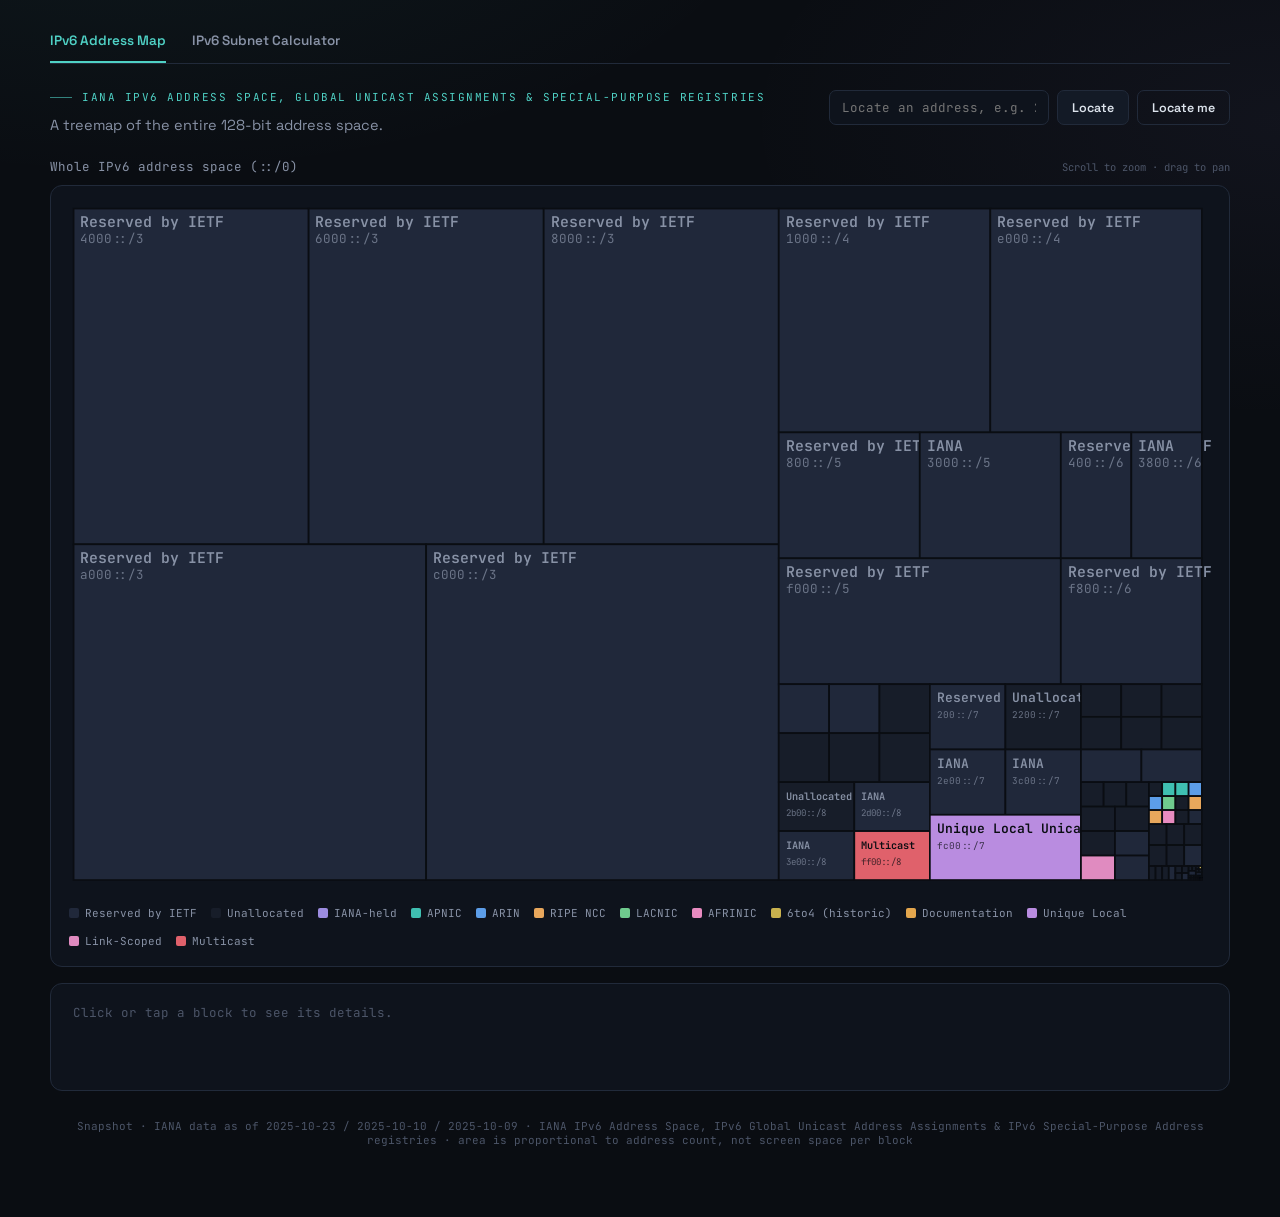
<file: ipv6/index.html>
<!DOCTYPE html>
<html lang="en">
<head>
<meta charset="UTF-8">
<meta name="viewport" content="width=device-width, initial-scale=1.0">
<title>IPv6 Address Map &amp; Subnet Calculator</title>
<link rel="preconnect" href="https://fonts.googleapis.com">
<link rel="preconnect" href="https://fonts.gstatic.com" crossorigin>
<link href="https://fonts.googleapis.com/css2?family=Space+Grotesk:wght@400;500;600;700&family=JetBrains+Mono:wght@400;500;600&display=swap" rel="stylesheet">
<link rel="stylesheet" href="style.css">
</head>
<body>

<div class="toolTabs">
  <div class="toolTabsInner">
    <button type="button" class="toolTab" id="tabBtnMap" data-tab="map">IPv6 Address Map</button>
    <button type="button" class="toolTab" id="tabBtnCalc" data-tab="calc">IPv6 Subnet Calculator</button>
  </div>
</div>

<section class="view" id="view-map">
<div class="wrap">

  <div class="introRow">
    <div class="introText">
      <div class="eyebrow">IANA IPv6 Address Space, Global Unicast Assignments &amp; Special-Purpose Registries</div>
      <p class="sub">A treemap of the entire 128-bit address space.
         <!-- sized by how many addresses each block actually holds. Click <b style="color:var(--cyan)">Global Unicast</b> to drill into the routable internet and see how it's split across the five Regional Internet Registries. -->
        </p>
    </div>
    <form class="searchForm" id="searchForm">
      <input type="text" id="searchInput" placeholder="Locate an address, e.g. 2606:4700::1" spellcheck="false" autocomplete="off">
      <button type="submit">Locate</button>
      <button type="button" class="ghost" id="locateMeBtn" title="Detects your public IPv6 address via ipify.org and locates it">Locate me</button>
    </form>
  </div>

  <div class="breadcrumbRow">
    <div class="breadcrumb" id="breadcrumb"></div>
    <div class="zoomHint">Scroll to zoom · drag to pan</div>
  </div>

  <div class="map-card">
    <svg id="mapSvg" viewBox="0 0 1000 600" xmlns="http://www.w3.org/2000/svg"></svg>
    <div class="legend" id="legend"></div>
  </div>

  <div class="detail-card" id="detailCard">
    <div class="detail-empty">Click or tap a block to see its details.</div>
  </div>

  <footer><span id="footerStatus">Loading snapshot…</span> · IANA IPv6 Address Space, IPv6 Global Unicast Address Assignments &amp; IPv6 Special-Purpose Address registries · area is proportional to address count, not screen space per block</footer>
</div>
</section>

<section class="view" id="view-calc" hidden>
<div class="wrap">

  <div class="eyebrow"><a href="https://datatracker.ietf.org/doc/html/rfc4291" target="_blank" rel="noopener">RFC 4291</a> / <a href="https://datatracker.ietf.org/doc/html/rfc7421" target="_blank" rel="noopener">RFC 7421</a></div>
  <h1>IPv6 Subnet Calculator</h1>
  <p class="sub">Enter your allocated network in CIDR form. The address splits into three parts: the fixed <b>network</b> prefix you were given, a <b>subnet ID</b> you carve up below, and a <b>host</b> portion permanently fixed to the last 64 bits.</p>

  <div class="inputRow">
    <input type="text" id="cidrInput" value="2001:db8::/32" spellcheck="false" autocomplete="off">
    <button class="btn primary" id="calcBtn">Calculate</button>
    <button class="btn ghost" id="detectBtn" title="Detects your public IPv6 address via ipify.org and fills in its /64 network">Detect my network</button>
    <button class="btn ghost" id="viewInMapBtn" title="Locate this network on the IPv6 address map">View in Map →</button>
  </div>
  <div class="errMsg" id="errMsg"></div>
  <div class="noteMsg" id="noteMsg"></div>

  <div class="ruler-card">
    <div class="ruler-top">
      <div class="ruler-net" id="rulerNet">—</div>
      <div class="ruler-stats">
        <div class="stat"><span class="k">Network</span><span class="v" id="statNet">—</span></div>
        <div class="stat"><span class="k">Subnet bits</span><span class="v" id="statSubnetBits">—</span></div>
        <div class="stat"><span class="k">Max /64 subnets</span><span class="v" id="statMaxSub">—</span></div>
        <div class="stat"><span class="k">Host</span><span class="v" id="statHost">—</span></div>
      </div>
    </div>
    <div class="ruler" id="ruler"></div>
    <div class="ruler-labels" id="rulerLabels"></div>
    <div class="legend">
      <span><i class="net"></i>network — fixed by your allocation</span>
      <span><i class="subnet"></i>subnet ID — yours to divide</span>
      <span><i class="host"></i>host — fixed, last 64 bits</span>
    </div>
  </div>

  <div class="table-card">
    <div class="table-head">
      <h2>Subnet tree</h2>
      <div class="table-head-right">
        <div class="count" id="tableCount">0 leaves</div>
        <button class="btn ghost small" id="permalinkBtn" title="Copy a link that reproduces this exact network and subnet tree">Permalink</button>
        <button class="btn ghost small" id="resetBtn">Reset tree</button>
      </div>
    </div>
    <div id="rows"></div>
  </div>

  <footer>Network + subnet ID + host = 128 bits · host is never subdivided · click any address to copy</footer>
</div>

<div class="modalOverlay" id="prefixModal" hidden>
  <div class="modalCard">
    <div class="modalTitle">What did your ISP delegate?</div>
    <p class="modalSub">We detected <b id="modalAddr">—</b>. A single address doesn't reveal how large a block your ISP routes to you — pick your delegated prefix if you know it.</p>
    <div class="modalOptions">
      <button class="modalOption" data-prefix="48"><span>/48</span><span class="pfxTag">large ISP delegation</span></button>
      <button class="modalOption" data-prefix="56"><span>/56</span><span class="pfxTag">common home delegation</span></button>
      <button class="modalOption" data-prefix="60"><span>/60</span><span class="pfxTag">smaller delegation</span></button>
      <button class="modalOption unknown" data-prefix="64"><span>I don't know</span><span class="pfxTag">use /64</span></button>
    </div>
    <button class="modalCancel" id="modalCancel">cancel</button>
  </div>
</div>
</section>

<script src="ipv6-common.js"></script>
<script src="ipv6-data.js"></script>
<script src="app.js"></script>
</body>
</html>
</file>
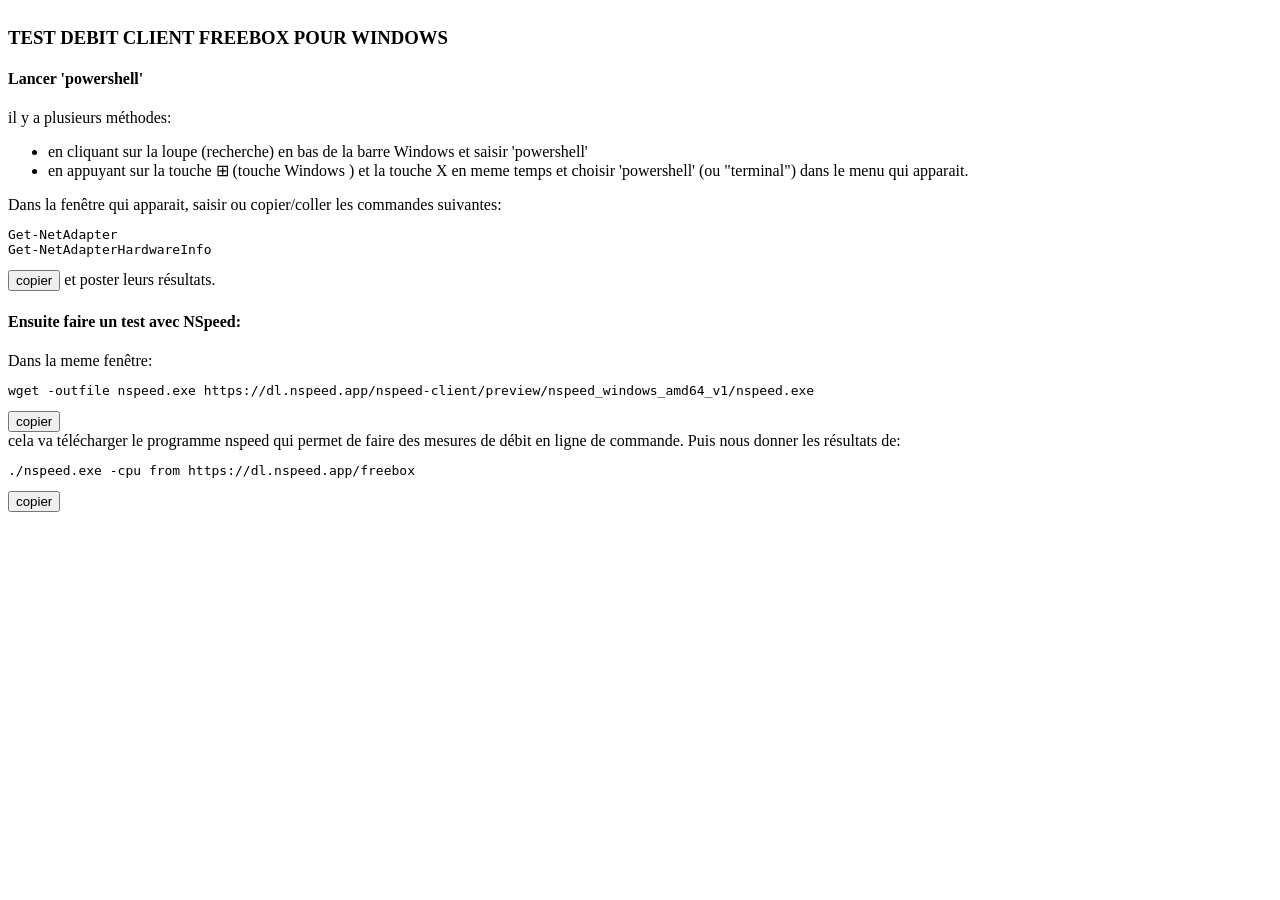
<file: tuto/fbtests.html>
<!DOCTYPE html>
<html lang="en-us">

<head>
    <link rel="stylesheet" href="https://cdn.simplecss.org/simple.min.css">
    <script>
        function CopyToClipboard() {
            var elem = event.target.previousElementSibling;

            /* Copy the text inside the text field */
            navigator.clipboard.writeText(elem.textContent);

            /* Alert the copied text */
            //alert("Copied the text: " + elem.textContent);
            console.log("'" + elem.textContent + "' sent to clipboard")

        }
    </script>
    <style>
        :root {
            color-scheme: light;
        }

        body {
            /*                    80% here is our page width... */
            grid-template-columns: 0fr 80% 0fr;
            place-content: center;
        }
    </style>    
</head>

<body>
<h3>TEST DEBIT CLIENT FREEBOX POUR WINDOWS</h2>
<h4><strong>Lancer 'powershell'</strong></h4>
<span>il y a plusieurs m&eacute;thodes:
<ul>
<li>en cliquant sur la loupe (recherche) en bas de la barre Windows et saisir 'powershell'</li>
<li>en appuyant sur la touche ⊞ (touche Windows ) et la touche X en meme temps et choisir 'powershell' (ou "terminal") dans le menu qui apparait.</li>
</ul>
</span>
<span>Dans la fen&ecirc;tre qui apparait, saisir ou copier/coller les commandes suivantes:
<pre>Get-NetAdapter
Get-NetAdapterHardwareInfo</pre> <button onclick="CopyToClipboard()">copier</button>
et poster leurs r&eacute;sultats.</span>
<h4><strong>Ensuite faire un test avec NSpeed</strong>:</h4>
<span>Dans la meme fen&ecirc;tre:
<pre>wget -outfile nspeed.exe https://dl.nspeed.app/nspeed-client/preview/nspeed_windows_amd64_v1/nspeed.exe </pre><button onclick="CopyToClipboard()">copier</button><br>
cela va t&eacute;l&eacute;charger le programme nspeed qui permet de faire des mesures de d&eacute;bit en ligne de commande.</span>
<span>Puis nous donner les r&eacute;sultats de:
<pre>./nspeed.exe -cpu from https://dl.nspeed.app/freebox</pre><button onclick="CopyToClipboard()">copier</button></span>
</body>
</html>
</file>
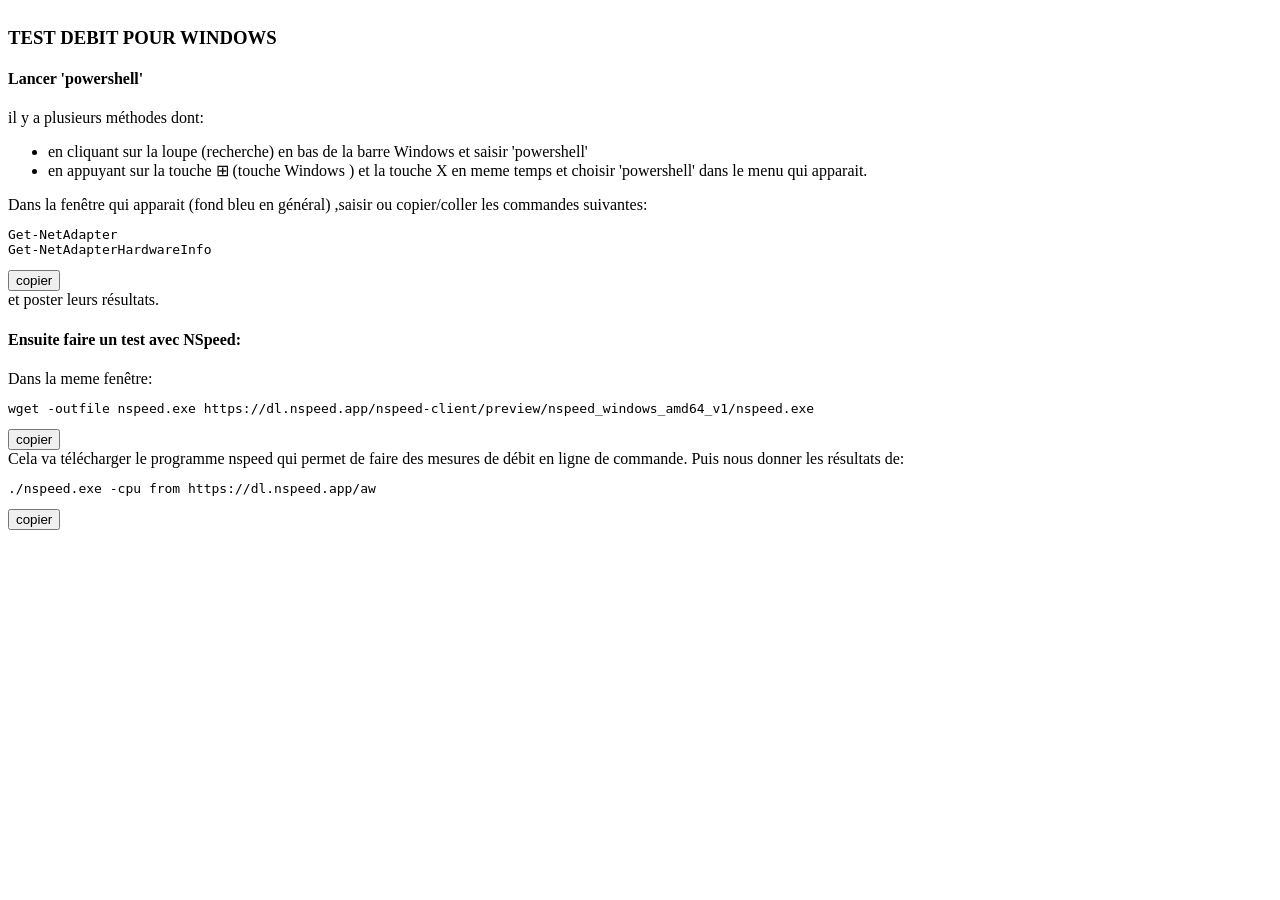
<file: tuto/wintest.html>
<!DOCTYPE html>
<html lang="en-us">

<head>
    <link rel="stylesheet" href="https://cdn.simplecss.org/simple.min.css">
    <script>
        function CopyToClipboard() {
            var elem = event.target.previousElementSibling;

            /* Copy the text inside the text field */
            navigator.clipboard.writeText(elem.textContent);

            /* Alert the copied text */
            //alert("Copied the text: " + elem.textContent);
            console.log("'" + elem.textContent + "' sent to clipboard")

        }
    </script>
    <style>
        :root {
            color-scheme: light;
        }

        body {
            /*                    80% here is our page width... */
            grid-template-columns: 0fr 80% 0fr;
            place-content: center;
        }
    </style>    
</head>

<body>
    <h3>TEST DEBIT POUR WINDOWS</h3>
    <h4><strong>Lancer 'powershell'</strong></h4>
    <span>il y a plusieurs m&eacute;thodes dont:
    <ul>
        <li>en cliquant sur la loupe (recherche) en bas de la barre Windows et saisir 'powershell'</li>
        <li>en appuyant sur la touche ⊞ (touche Windows ) et la touche X en meme temps et choisir 'powershell' dans le
            menu qui apparait.</li>
    </ul>
    Dans la fen&ecirc;tre qui apparait (fond bleu en g&eacute;n&eacute;ral) ,saisir ou copier/coller les commandes
        suivantes:
    <pre>Get-NetAdapter
Get-NetAdapterHardwareInfo</pre><button onclick="CopyToClipboard()">copier</button><br>
    et poster leurs r&eacute;sultats.</span>
    <h4><strong>Ensuite faire un test avec NSpeed</strong>:</h4>
    <span>Dans la meme fen&ecirc;tre:
    <pre>wget -outfile nspeed.exe https://dl.nspeed.app/nspeed-client/preview/nspeed_windows_amd64_v1/nspeed.exe</pre> <button
    onclick="CopyToClipboard()">copier</button><br>
    Cela va t&eacute;l&eacute;charger le programme nspeed qui permet de faire des mesures de d&eacute;bit en ligne de
     commande.</span>

    <span>Puis nous donner les r&eacute;sultats de:
    <pre>./nspeed.exe -cpu from https://dl.nspeed.app/aw</pre><button onclick="CopyToClipboard()">copier</button>
    </span>
</body>

</html>
</file>
<file: ipv6/style.css>
:root{
    --bg:#0A0D12; --panel:#0E131C; --panel-2:#131A26; --border:#212A3A; --border-soft:#171E2B;
    --text:#DCE3EC; --text-dim:#8892A6; --text-faint:#4C5568;
    --cyan:#4FD1C5; --cyan-soft:#1E4B48; --violet:#9C8CE0; --violet-soft:#332C55;
    --amber:#E3A64D; --amber-soft:#6B5024; --amber-faint:#3A3120; --red:#E36B6B;
    --c-reserved:#20283A; --c-reserved-tx:#5C6980;
    --c-global:#3FBFB1;
    --c-unique:#B98CE0;
    --c-link:#E08BC0;
    --c-multicast:#E0616B;
    --c-apnic:#3FBFB1; --c-arin:#5C9DE8; --c-ripe:#E8A75C; --c-lacnic:#6FCB8E; --c-afrinic:#E88BC0;
    --c-iana:#9C8CE0; --c-sixtofour:#C9B24E; --c-documentation:#E3A64D; --c-unallocated:#171D29;
    --mono:'JetBrains Mono', ui-monospace, 'SF Mono', monospace;
    --sans:'Space Grotesk', ui-sans-serif, system-ui, sans-serif;
  }
  *{ box-sizing:border-box; }
  html,body{ margin:0; padding:0; }
  body{
    background:
      radial-gradient(ellipse 1100px 500px at 10% -10%, rgba(79,209,197,0.06), transparent 60%),
      radial-gradient(ellipse 900px 500px at 100% 10%, rgba(156,140,224,0.05), transparent 60%),
      var(--bg);
    color:var(--text); font-family:var(--sans); padding:32px 24px 70px; min-height:100vh;
  }
  .wrap{ margin:0 auto; }
  #view-map .wrap{ max-width:1180px; }
  #view-calc .wrap{ max-width:1000px; }

  /* shared button system */
  .btn{
    font-family:var(--sans); font-weight:600; font-size:13.5px; border-radius:8px;
    border:1px solid var(--border); background:var(--panel-2); color:var(--text);
    padding:0 20px; cursor:pointer; transition:border-color .15s, color .15s, background .15s;
  }
  .btn:hover{ border-color:var(--cyan); color:var(--cyan); }
  .btn.primary{ background:var(--cyan); border-color:var(--cyan); color:#06231F; }
  .btn.primary:hover{ background:#65DDD1; color:#06231F; }
  .btn.ghost{ background:transparent; }
  .btn.small{ padding:6px 12px; font-size:12px; border-radius:6px; }
  .btn:disabled{ opacity:.35; cursor:not-allowed; }
  .btn:disabled:hover{ border-color:var(--border); color:var(--text); }
  .iconBtn{
    flex:0 0 auto; width:26px; height:26px;
    display:flex; align-items:center; justify-content:center;
    border:1px solid var(--border); background:var(--panel-2); color:var(--text-dim);
    border-radius:6px; font-size:14px; line-height:1; cursor:pointer;
    transition:border-color .15s, color .15s;
  }
  .iconBtn:hover{ border-color:var(--cyan); color:var(--cyan); }

  /* tab bar */
  .toolTabs{ max-width:1180px; margin:0 auto 26px; }
  .toolTabsInner{ display:flex; gap:26px; border-bottom:1px solid var(--border); }
  .toolTab{
    font-family:var(--sans); font-weight:600; font-size:13.5px; background:none; border:none;
    color:var(--text-dim); padding:0 0 12px; cursor:pointer; border-bottom:2px solid transparent;
    transition:color .15s, border-color .15s;
  }
  .toolTab:hover{ color:var(--text); }
  .toolTab.active{ color:var(--cyan); border-bottom-color:var(--cyan); }
  .view[hidden]{ display:none; }

  /* ---------------- map view ---------------- */
  #view-map .eyebrow{ font-family:var(--mono); font-size:11px; letter-spacing:.14em; text-transform:uppercase; color:var(--cyan);
    display:flex; align-items:center; gap:10px; margin-bottom:10px; }
  #view-map .eyebrow::before{ content:''; width:22px; height:1px; background:var(--cyan); opacity:.6; }
  #view-map h1{ font-size:32px; font-weight:700; letter-spacing:-.01em; margin:0 0 8px; }
  #view-map .sub{ color:var(--text-dim); font-size:14.5px; max-width:70ch; line-height:1.55; margin:0; }

  #view-map .introRow{ display:flex; align-items:flex-start; justify-content:space-between; gap:24px; margin-bottom:22px; }
  #view-map .introText{ flex:1 1 420px; min-width:0; }
  #view-map .searchForm{ display:flex; gap:8px; flex-shrink:0; }
  #view-map .searchForm input{ background:var(--panel); border:1px solid var(--border); color:var(--text); font-family:var(--mono); font-size:12.5px; padding:8px 12px; border-radius:7px; width:220px; outline:none; }
  #view-map .searchForm input:focus{ border-color:var(--cyan); }
  #view-map .searchForm button{ font-family:var(--sans); font-weight:600; font-size:12.5px; background:var(--panel-2); border:1px solid var(--border); color:var(--text); padding:0 14px; border-radius:7px; cursor:pointer; white-space:nowrap; }
  #view-map .searchForm button:hover{ border-color:var(--cyan); color:var(--cyan); }
  #view-map .searchForm button.ghost{ background:transparent; }
  #view-map .searchForm button:disabled{ opacity:.5; cursor:not-allowed; }

  #view-map .breadcrumbRow{ display:flex; align-items:center; justify-content:space-between; gap:12px; margin-bottom:10px; }
  #view-map .breadcrumb{ display:flex; align-items:center; gap:8px; font-family:var(--mono); font-size:12.5px; color:var(--text-dim); }
  #view-map .breadcrumb .crumb{ cursor:pointer; }
  #view-map .breadcrumb .crumb:hover{ color:var(--cyan); }
  #view-map .breadcrumb .crumb.current{ color:var(--text); cursor:default; }
  #view-map .breadcrumb .sep{ color:var(--text-faint); }

  #view-map .map-card{ background:var(--panel); border:1px solid var(--border); border-radius:12px; padding:18px; }
  #view-map svg{ width:100%; height:auto; display:block; border-radius:6px; overflow:hidden; touch-action:none; cursor:zoom-in; }
  #view-map .zoomHint{ flex:0 0 auto; font-family:var(--mono); font-size:10.5px; color:var(--text-faint); }
  #view-map .tile{ cursor:default; transition:opacity .12s; }
  #view-map .tile:hover{ opacity:.86; }
  #view-map .tile-label{ font-family:var(--mono); pointer-events:none; fill:#0A0D12; font-weight:600; }
  #view-map .tile-sub{ font-family:var(--mono); pointer-events:none; fill:#0A0D12; opacity:.72; }
  #view-map .tile.dim-fill .tile-label, #view-map .tile.dim-fill .tile-sub{ fill:var(--text-dim); }
  #view-map .tile-pulse{ animation:pulse 1.1s ease-out 2; }
  @keyframes pulse{ 0%{ stroke-width:2px; stroke:#fff; } 100%{ stroke-width:0px; } }
  #view-map .tile.tile-selected rect{ stroke:#fff !important; stroke-width:2.5px !important; }

  #view-map .legend{ display:flex; gap:14px; flex-wrap:wrap; margin-top:16px; }
  #view-map .legend span{ font-family:var(--mono); font-size:11px; color:var(--text-dim); display:flex; align-items:center; gap:6px; }
  #view-map .legend i{ width:10px; height:10px; border-radius:2px; display:inline-block; }

  #view-map .detail-card{ margin-top:16px; background:var(--panel); border:1px solid var(--border); border-radius:12px; padding:20px 22px; min-height:108px; }
  #view-map .detail-empty{ color:var(--text-faint); font-family:var(--mono); font-size:12.5px; }
  #view-map .detail-top{ display:flex; justify-content:space-between; align-items:baseline; gap:14px; flex-wrap:wrap; margin-bottom:10px; }
  #view-map .detail-prefix{ font-family:var(--mono); font-size:19px; font-weight:600; }
  #view-map .detail-tag{ font-family:var(--mono); font-size:10.5px; text-transform:uppercase; letter-spacing:.08em; padding:4px 9px; border-radius:5px; }
  #view-map .detail-grid{ display:grid; grid-template-columns:repeat(auto-fit,minmax(150px,1fr)); gap:14px; margin-bottom:10px; }
  #view-map .detail-grid .k{ font-family:var(--mono); font-size:10px; color:var(--text-faint); text-transform:uppercase; letter-spacing:.07em; display:block; margin-bottom:4px; }
  #view-map .detail-grid .v{ font-family:var(--mono); font-size:13px; color:var(--text); }
  #view-map .detail-grid .v sup{ font-size:.72em; line-height:0; }
  #view-map .detail-grid .v a{ color:var(--cyan); text-decoration:none; border-bottom:1px dotted var(--cyan); font-size:11.5px; margin-left:2px; }
  #view-map .detail-grid .v a:hover{ border-bottom-style:solid; }
  #view-map .detail-note{ font-size:13px; color:var(--text-dim); line-height:1.5; max-width:80ch; white-space:pre-line; }
  #view-map .detail-special{ margin-top:14px; padding-top:14px; border-top:1px solid var(--border-soft); }
  #view-map .detail-special .k{ font-family:var(--mono); font-size:10px; color:var(--text-faint); text-transform:uppercase; letter-spacing:.07em; display:block; margin-bottom:8px; }
  #view-map .detail-special ul{ list-style:none; margin:0; padding:0; display:flex; flex-direction:column; gap:6px; }
  #view-map .detail-special li{ font-size:12.5px; display:flex; flex-wrap:wrap; gap:8px; align-items:baseline; }
  #view-map .detail-special .sp-prefix{ font-family:var(--mono); color:var(--cyan); font-weight:600; }
  #view-map .detail-special .sp-name{ color:var(--text-dim); }
  #view-map .detail-special .sp-rfc{ font-family:var(--mono); font-size:11px; color:var(--text-faint); }
  #view-map .detail-actions{ margin-top:14px; }

  #view-map .detail-rdap{ margin-top:14px; padding-top:14px; border-top:1px solid var(--border-soft); }
  #view-map .rdap-head{ display:flex; align-items:center; justify-content:space-between; gap:10px; margin-bottom:8px; }
  #view-map .rdap-head .k{ font-family:var(--mono); font-size:10px; color:var(--text-faint); text-transform:uppercase; letter-spacing:.07em; }
  #view-map .rdap-head a{ color:var(--cyan); text-decoration:none; border-bottom:1px dotted var(--cyan); font-size:11.5px; }
  #view-map .rdap-head a:hover{ border-bottom-style:solid; }
  #view-map .rdap-loading, #view-map .rdap-empty{ font-family:var(--mono); font-size:12.5px; color:var(--text-faint); }
  #view-map .rdap-error{ font-family:var(--mono); font-size:12.5px; color:var(--red); margin-bottom:8px; }
  #view-map .rdap-remarks{ margin-top:10px; font-size:12.5px; color:var(--text-dim); line-height:1.5; display:flex; flex-direction:column; gap:4px; }

  #view-map footer{ margin-top:28px; text-align:center; font-family:var(--mono); font-size:11px; color:var(--text-faint); }
  #view-map footer a{ color:var(--text-faint); }

  @media (max-width:640px){
    #view-map .introRow{ flex-direction:column; align-items:stretch; }
    #view-map .introText{ flex-basis:auto; }
    #view-map .searchForm{ width:100%; }
    #view-map .searchForm input{ flex:1; width:auto; }
  }

  /* ---------------- calculator view ---------------- */
  #view-calc .eyebrow{
    font-family:var(--mono); font-size:11px; letter-spacing:.14em; text-transform:uppercase; color:var(--cyan);
    display:flex; align-items:center; gap:10px; margin-bottom:14px;
  }
  #view-calc .eyebrow::before{ content:''; width:22px; height:1px; background:var(--cyan); opacity:.6; }
  #view-calc .eyebrow a{ color:inherit; text-decoration:none; border-bottom:1px dotted var(--cyan); }
  #view-calc .eyebrow a:hover{ color:var(--text); }
  #view-calc h1{ font-size:34px; font-weight:700; letter-spacing:-.01em; margin:0 0 8px; }
  #view-calc .sub{ color:var(--text-dim); font-size:14.5px; max-width:66ch; line-height:1.55; margin:0 0 30px; }
  #view-calc .sub b{ color:var(--text); font-weight:600; }

  #view-calc .inputRow{ display:flex; gap:10px; flex-wrap:wrap; margin-bottom:6px; }
  #view-calc .inputRow input[type=text]{
    flex:1 1 340px; background:var(--panel); border:1px solid var(--border); color:var(--text);
    font-family:var(--mono); font-size:15px; padding:13px 16px; border-radius:8px; outline:none;
    transition:border-color .15s;
  }
  #view-calc .inputRow input[type=text]:focus{ border-color:var(--cyan); }

  #view-calc .errMsg{ font-family:var(--mono); font-size:12.5px; color:var(--red); margin:10px 2px 0; min-height:1em; }
  #view-calc .noteMsg{ font-family:var(--mono); font-size:12px; color:var(--amber); margin:10px 2px 0; }

  #view-calc .ruler-card{ margin-top:28px; background:var(--panel); border:1px solid var(--border); border-radius:12px; padding:26px 26px 22px; }
  #view-calc .ruler-top{ display:flex; justify-content:space-between; align-items:baseline; gap:20px; flex-wrap:wrap; margin-bottom:18px; }
  #view-calc .ruler-net{ font-family:var(--mono); font-size:20px; font-weight:600; letter-spacing:-.01em; }
  #view-calc .ruler-net .slash{ color:var(--text-faint); }
  #view-calc .ruler-net .prefixnum{ color:var(--cyan); }
  #view-calc .ruler-stats{ display:flex; gap:22px; flex-wrap:wrap; }
  #view-calc .stat{ font-family:var(--mono); }
  #view-calc .stat .k{ color:var(--text-faint); font-size:10.5px; text-transform:uppercase; letter-spacing:.08em; display:block; margin-bottom:3px; }
  #view-calc .stat .v{ color:var(--text); font-size:14px; }

  #view-calc .ruler{ display:flex; gap:3px; margin-bottom:8px; position:relative; }
  #view-calc .ruler .grp{ display:flex; gap:1px; flex:1; }
  #view-calc .ruler .bit{ flex:1; height:26px; border-radius:1px; background:var(--amber-soft); }
  #view-calc .ruler .bit.net{ background:var(--cyan); }
  #view-calc .ruler .bit.host{ background:var(--violet); }
  #view-calc .ruler .bit.edge{ box-shadow:0 0 0 1px rgba(255,255,255,0.35) inset; }
  #view-calc .ruler .bit.subnetZone{ cursor:pointer; }
  #view-calc .ruler .bit.subnetZone:hover{ background:var(--amber); }
  #view-calc .ruler .bit.boundary{ cursor:ew-resize; touch-action:none; }

  #view-calc .rulerHandle{
    position:absolute; top:-4px; bottom:-4px; width:14px; margin-left:-7px;
    z-index:5; pointer-events:none;
    display:flex; align-items:center; justify-content:center;
  }
  #view-calc .rulerHandle::before{
    content:''; position:absolute; top:0; bottom:0; left:50%; width:3px; margin-left:-1.5px;
    background:var(--cyan); border-radius:2px; opacity:.55;
    transition:opacity .15s;
  }
  #view-calc .rulerHandle.dragging::before{ opacity:1; }
  #view-calc .ruler-labels{ display:flex; gap:3px; }
  #view-calc .ruler-labels .grp{ flex:1; text-align:center; font-family:var(--mono); font-size:10px; color:var(--text-faint); }
  #view-calc .legend{ display:flex; gap:18px; margin-top:14px; flex-wrap:wrap; }
  #view-calc .legend span{ font-family:var(--mono); font-size:11px; color:var(--text-dim); display:flex; align-items:center; gap:6px; }
  #view-calc .legend i{ width:10px; height:10px; border-radius:2px; display:inline-block; }
  #view-calc .legend i.net{ background:var(--cyan); }
  #view-calc .legend i.subnet{ background:var(--amber-soft); }
  #view-calc .legend i.host{ background:var(--violet); }

  #view-calc .table-card{ margin-top:20px; background:var(--panel); border:1px solid var(--border); border-radius:12px; overflow:hidden; }
  #view-calc .table-head{ display:flex; justify-content:space-between; align-items:center; padding:16px 20px; border-bottom:1px solid var(--border-soft); }
  #view-calc .table-head h2{ font-size:14px; margin:0; font-weight:600; }
  #view-calc .table-head-right{ display:flex; align-items:center; gap:12px; }
  #view-calc .table-head .count{ font-family:var(--mono); font-size:12px; color:var(--text-dim); }

  #view-calc .row{ display:flex; align-items:center; gap:14px; padding:12px 20px; border-bottom:1px solid var(--border-soft); transition:background .12s; }
  #view-calc .row:last-child{ border-bottom:none; }
  #view-calc .row:hover{ background:var(--panel-2); }

  #view-calc .guides{ display:flex; align-self:stretch; flex:0 0 auto; }
  #view-calc .guide{ width:18px; flex:0 0 18px; position:relative; }
  #view-calc .guide.line::before{ content:''; position:absolute; left:8px; top:-12px; bottom:-12px; width:1px; background:var(--border); }

  #view-calc .rowMain{ flex:1 1 auto; min-width:0; display:grid; grid-template-columns:2fr 1.7fr 1.1fr; gap:16px; align-items:center; }
  #view-calc .netCell{ font-family:var(--mono); font-size:13.5px; }
  #view-calc .netCell .addr{ color:var(--text); cursor:pointer; }
  #view-calc .netCell .addr:hover{ color:var(--cyan); }
  #view-calc .netCell .addr.copied{ color:var(--amber); }
  #view-calc .netCell .pfx{ color:var(--cyan); }
  #view-calc .minibar{ display:flex; height:5px; border-radius:3px; overflow:hidden; margin-top:6px; width:150px; }
  #view-calc .minibar .net{ background:var(--cyan); height:100%; }
  #view-calc .minibar .subnetDone{ background:var(--amber); height:100%; }
  #view-calc .minibar .subnetOpen{ background:var(--amber-faint); height:100%; }
  #view-calc .minibar .host{ background:var(--violet); height:100%; }

  #view-calc .rangeCell{ font-family:var(--mono); font-size:11.5px; color:var(--text-dim); line-height:1.5; }
  #view-calc .rangeCell b{ color:var(--text-dim); font-weight:500; }

  #view-calc .countCell{ font-family:var(--mono); font-size:12px; color:var(--text); text-align:right; }
  #view-calc .countCell .lbl{ display:block; font-size:10px; color:var(--text-faint); text-transform:uppercase; letter-spacing:.06em; margin-top:2px; }

  #view-calc .actions{ flex:0 0 auto; display:flex; align-items:center; gap:8px; }
  #view-calc .jumpForm{ display:flex; align-items:center; gap:4px; }
  #view-calc .jumpForm span{ font-family:var(--mono); font-size:12px; color:var(--text-faint); }
  #view-calc .jumpForm input{ width:52px; background:var(--bg); border:1px solid var(--border); color:var(--text); font-family:var(--mono); font-size:12.5px; padding:6px 6px; border-radius:6px; text-align:center; }
  #view-calc .jumpForm input:focus{ outline:none; border-color:var(--cyan); }
  #view-calc .atBoundary{ font-family:var(--mono); font-size:11px; color:var(--violet); border:1px solid var(--violet-soft); padding:5px 10px; border-radius:6px; }

  #view-calc .empty{ padding:40px 20px; text-align:center; color:var(--text-faint); font-family:var(--mono); font-size:13px; }

  @media (max-width: 760px){
    #view-calc .rowMain{ grid-template-columns:1fr; gap:6px; }
    #view-calc .row{ flex-wrap:wrap; }
    #view-calc .rangeCell, #view-calc .countCell{ text-align:left; }
    #view-calc .actions{ width:100%; justify-content:flex-start; padding-top:6px; }
  }

  #view-calc footer{ margin-top:34px; text-align:center; font-family:var(--mono); font-size:11px; color:var(--text-faint); }

  #view-calc .modalOverlay{
    position:fixed; inset:0; background:rgba(4,6,10,0.65);
    display:flex; align-items:center; justify-content:center;
    padding:20px; z-index:100;
  }
  #view-calc .modalOverlay[hidden]{ display:none; }
  #view-calc .modalCard{
    background:var(--panel); border:1px solid var(--border); border-radius:12px;
    padding:24px; max-width:420px; width:100%;
  }
  #view-calc .modalTitle{ font-size:16px; font-weight:600; margin:0 0 8px; }
  #view-calc .modalSub{ color:var(--text-dim); font-size:13px; line-height:1.5; margin:0 0 18px; }
  #view-calc .modalSub b{ color:var(--text); font-family:var(--mono); font-weight:600; }
  #view-calc .modalOptions{ display:flex; flex-direction:column; gap:8px; }
  #view-calc .modalOption{
    display:flex; align-items:center; justify-content:space-between; gap:10px;
    font-family:var(--sans); font-size:13.5px; text-align:left;
    border:1px solid var(--border); background:var(--panel-2); color:var(--text);
    padding:11px 14px; border-radius:8px; cursor:pointer;
    transition:border-color .15s, color .15s;
  }
  #view-calc .modalOption:hover{ border-color:var(--cyan); color:var(--cyan); }
  #view-calc .modalOption .pfxTag{ font-family:var(--mono); color:var(--cyan); font-weight:600; }
  #view-calc .modalOption:hover .pfxTag{ color:var(--cyan); }
  #view-calc .modalOption.unknown .pfxTag{ color:var(--text-faint); }
  #view-calc .modalCancel{
    display:block; margin:16px auto 0; background:none; border:none;
    color:var(--text-faint); font-family:var(--mono); font-size:12px; cursor:pointer;
  }
  #view-calc .modalCancel:hover{ color:var(--text-dim); }
</file>
